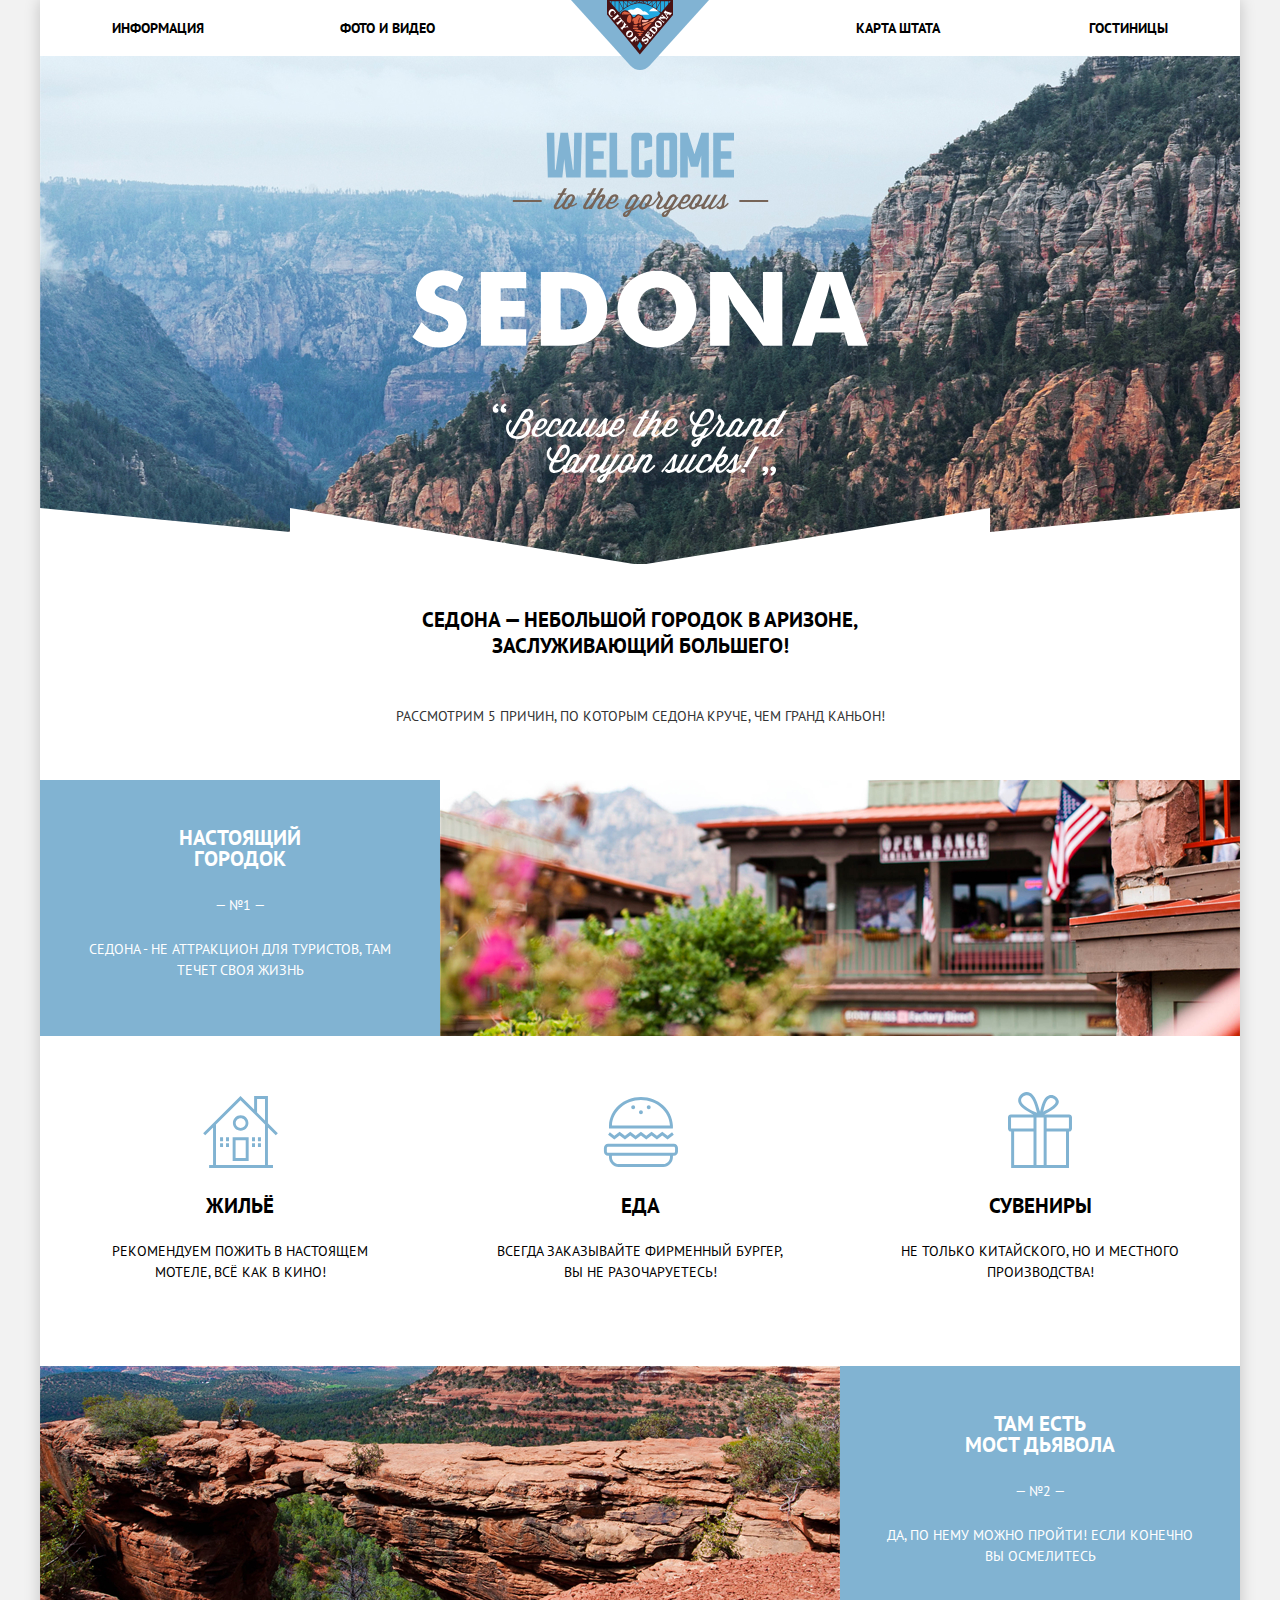
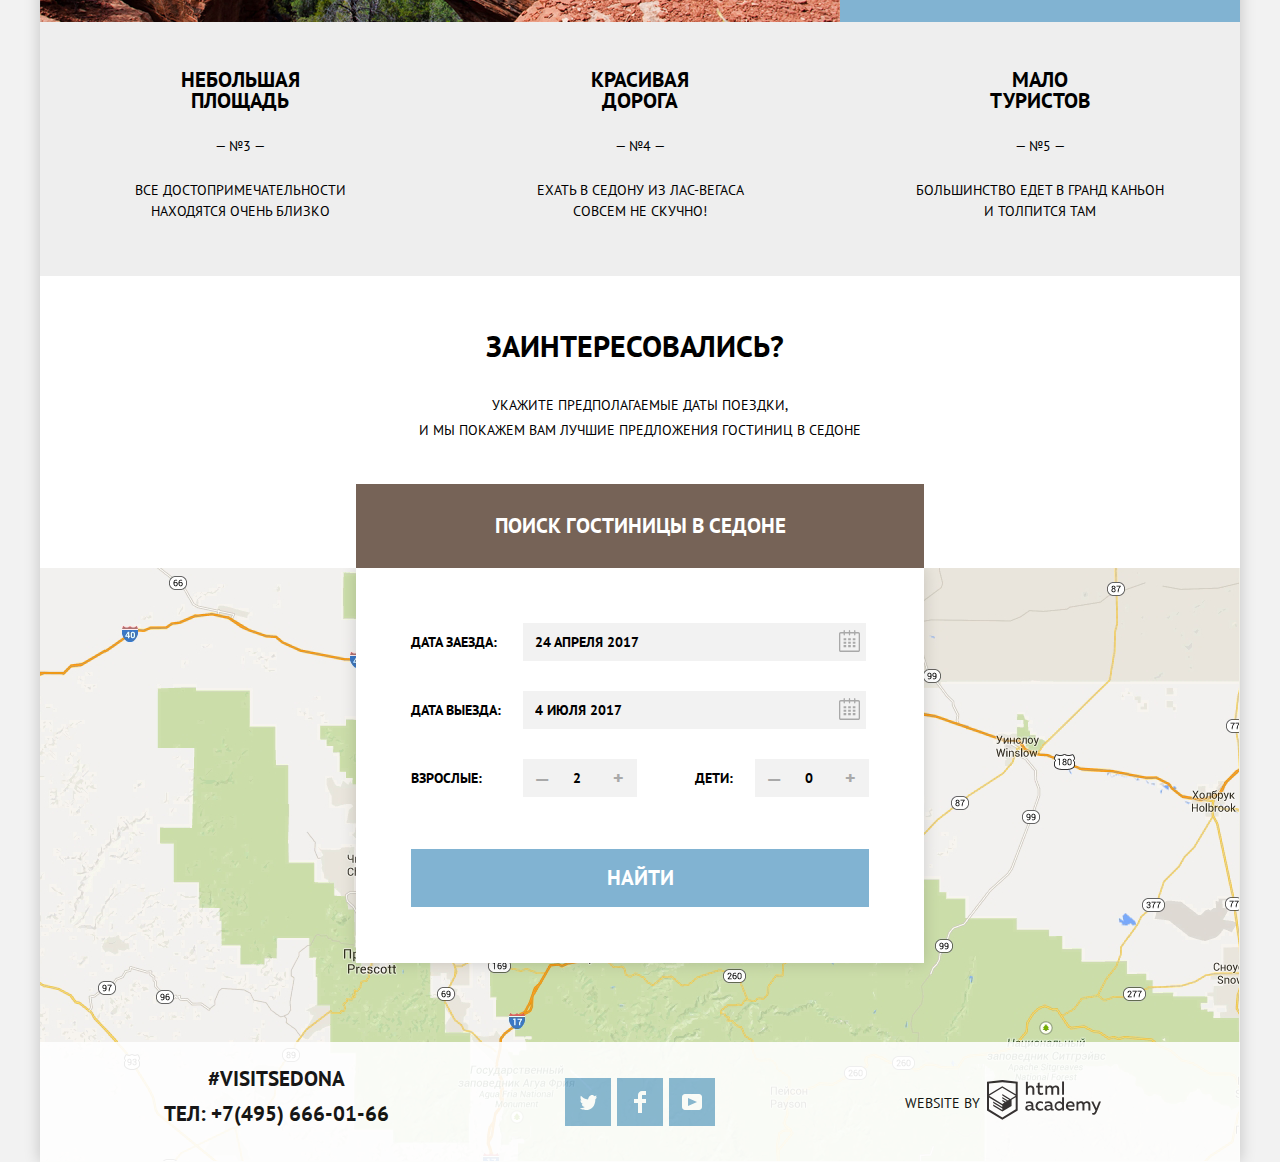
<file: index.html>
<!DOCTYPE html>
<html lang="ru">
  <head>
    <meta charset="utf-8">
    <title>HTML Academy: Седона</title>
	<link rel="icon" href="favicon.ico">
	<link rel="icon" href="img/favicon/icon.svg" type="image/svg+xml">
    <link rel="apple-touch-icon" href="img/favicon/152.png">
	<link href="css/normalize.css" rel="stylesheet">
	<link href="css/style-mini.css" rel="stylesheet">
  </head>
  <body>
    <div class="container">
      <header>
        <nav class="main-navigation">
		<a class="main-header-logo" href="index.html"><img src="img/logo.svg" width="138" height="70" alt="Sedona Logo"></a>
		<ul class="site-navigation">
		  <li class="site-navigation-item"><a class="text-interactive" href="#">Информация</a></li>
		  <li class="site-navigation-item"><a class="text-interactive" href="#">Фото и Видео</a></li>
		  <li class="site-navigation-item"><a class="text-interactive" href="#">Карта Штата</a></li>
		  <li class="site-navigation-item"><a class="text-interactive" href="hotels.html">Гостиницы</a></li>
		</ul>
		</nav>
      </header>
      <main class="main">
	    <h1 class="visually-hidden">Все о Седоне</h1>
        <div class="welcome-banner welcome-banner-image">
		  <img class="welcome-banner-text" src="img/welcome.svg" width="457" height="351" alt="Welcome to the gorgeous Sedona">
        </div>
		<section class="advantages-section">
		  <h2>Седона — небольшой городок в Аризоне, заслуживающий большего!</h2>
		  <p>Рассмотрим 5 причин, по которым Седона круче, чем Гранд Каньон!</p>
		</section>
        <section>
          <h2 class="visually-hidden">Преимущества Седоны</h2>
            <ul class="advangrid">
			  <li class="advangrid-item">
			    <h3>Настоящий городок</h3>
			    <p class="feature-item-number">— №1 —</p>
			    <p class="feature-item-description">Седона - не аттракцион для туристов, там течет своя жизнь</p>
			  </li>
			  <li>	
			    <img src="img/image.jpg" width="800" height="256" alt="Настоящий городок">
			  </li>
			</ul>
			<ul class="feature-list">
			  <li class="feature-item feature-house">
			    <h3>Жильё</h3>
				<p>Рекомендуем пожить в настоящем мотеле, всё как в кино!</p>
			  </li>
			  <li class="feature-item feature-food">
			    <h3>Еда</h3>
				<p>Всегда заказывайте фирменный бургер, Вы не разочаруетесь!</p>
			  </li>
			  <li class="feature-item feature-present">
				<h3>Сувениры</h3>
				<p>Не только китайского, но и местного производства!</p>
			  </li>
			</ul>
			<ul class="advangrid">
			  <li>
			    <img src="img/image2.jpg" width="800" height="256" alt="Мост Дьявола">
			  </li>
			  <li class="advangrid-item">
				<h3>Там есть Мост Дьявола</h3>
				<p class="feature-item-number">— №2 —</p>
                <p class="feature-item-description">Да, по нему можно пройти! Если конечно вы осмелитесь</p>
			  </li>
			</ul>			
			<ul class="feature-list-numbered">
				<li class="feature-item-numbered">
				  <h3>Небольшая площадь</h3>
				  <p class="feature-item-number">— №3 —</p>
				  <p class="feature-item-description">Все достопримечательности <br> находятся очень близко</p>
				</li>
				<li class="feature-item-numbered">
				  <h3>Красивая дорога</h3>
				  <p class="feature-item-number">— №4 —</p>
				  <p class="feature-item-description">Ехать в Седону из Лас-Вегаса совсем не скучно!</p>
				</li>
				<li class="feature-item-numbered">
				  <h3>Мало туристов</h3>
				  <p class="feature-item-number">— №5 —</p>
				  <p class="feature-item-description">Большинство едет в Гранд Каньон и толпится там</p>
				</li>
			</ul>
        </section>
        <section class="search">
		  <header class="search-header">
		    <h2 class="search-header-title">Заинтересовались?</h2>
			  <p class="search-header-text">
				Укажите предполагаемые даты поездки,
				<br>и мы покажем вам лучшие предложения гостиниц в седоне
			  </p>
		  </header>
		  <form class="search-form" action="https://echo.htmlacademy.ru" method="POST">
            <button class="search-form-button button-brown" type="button">
			  Поиск гостиницы в Седоне
			</button>	
			<div class="search-form-body">
            <div class="search-form-row">
              <label class="search-form-label" for="checkin-date">Дата заезда:</label>
              <div class="input-wrap">
                <input required type="text" class="search-form-control" name="checkin-date" id="checkin-date" value="24 апреля 2017">
                <button class="search-form-calender" aria-label="Календарь" type="button">
				  <svg class="search-calender-svg" fill="#A9A9A9" width="21" height="23" viewBox="0 0 21 23">
				  <path fill-rule="evenodd" clip-rule="evenodd" d="M16.406 3.02498H19.251C20.217 3.02498 21 3.84698 21 4.86198V21.164C21 22.179 20.217 23 19.251 23H1.75C0.784 23 0 22.179 0 21.164V4.86198C0 3.84698 0.784 3.02498 1.75 3.02498H4.593V1.64798C4.593 1.26698 4.887 0.958984 5.25 0.958984C5.612 0.958984 5.906 1.26698 5.906 1.64798V3.02498H9.844V1.64798C9.844 1.26698 10.138 0.958984 10.501 0.958984C10.862 0.958984 11.156 1.26698 11.156 1.64798V3.02498H15.094V1.64798C15.094 1.26698 15.387 0.958984 15.75 0.958984C16.112 0.958984 16.406 1.26698 16.406 1.64798V3.02498ZM19.5646 21.484C19.6466 21.3979 19.691 21.2828 19.688 21.164H19.689V4.86198C19.689 4.60898 19.493 4.40298 19.252 4.40298H16.407V5.78098C16.407 6.16198 16.113 6.46998 15.751 6.46998C15.388 6.46998 15.095 6.16198 15.095 5.78098V4.40298H11.157V5.78098C11.157 6.16198 10.863 6.46998 10.502 6.46998C10.139 6.46998 9.845 6.16198 9.845 5.78098V4.40298H5.907V5.78098C5.907 6.16198 5.613 6.46998 5.251 6.46998C4.888 6.46998 4.594 6.16198 4.594 5.78098V4.40298H1.75C1.50263 4.40953 1.30696 4.61458 1.312 4.86198V21.164C1.30696 21.4114 1.50263 21.6164 1.75 21.623H19.251C19.3698 21.6201 19.4826 21.5701 19.5646 21.484Z" fill="#A9A9A9"/>
				  <path fill-rule="evenodd" clip-rule="evenodd" d="M4.59399 9.2251H7.21899V11.2911H4.59399V9.2251ZM4.59399 12.6681H7.21899V14.7351H4.59399V12.6681ZM7.21899 16.1121H4.59399V18.1781H7.21899V16.1121ZM9.18799 16.1121H11.813V18.1781H9.18799V16.1121ZM11.813 12.6681H9.18799V14.7351H11.813V12.6681ZM9.18799 9.2251H11.813V11.2911H9.18799V9.2251ZM16.406 16.1121H13.781V18.1781H16.406V16.1121ZM13.781 12.6681H16.406V14.7351H13.781V12.6681ZM16.406 9.2251H13.781V11.2911H16.406V9.2251Z" fill="#A9A9A9"/>
				  </svg>
				</button>
              </div>
            </div>
            <div class="search-form-row">
              <label class="search-form-label" for="checkout-date">Дата выезда: </label>
              <div class="input-wrap">
                <input required type="text" class="search-form-control" name="checkout-date" id="checkout-date" value="4 июля 2017">
                <button class="search-form-calender" aria-label="Календарь" type="button">
				  <svg class="search-calender-svg" fill="#A9A9A9" width="21" height="23" viewBox="0 0 21 23">
				  <path fill-rule="evenodd" clip-rule="evenodd" d="M16.406 3.02498H19.251C20.217 3.02498 21 3.84698 21 4.86198V21.164C21 22.179 20.217 23 19.251 23H1.75C0.784 23 0 22.179 0 21.164V4.86198C0 3.84698 0.784 3.02498 1.75 3.02498H4.593V1.64798C4.593 1.26698 4.887 0.958984 5.25 0.958984C5.612 0.958984 5.906 1.26698 5.906 1.64798V3.02498H9.844V1.64798C9.844 1.26698 10.138 0.958984 10.501 0.958984C10.862 0.958984 11.156 1.26698 11.156 1.64798V3.02498H15.094V1.64798C15.094 1.26698 15.387 0.958984 15.75 0.958984C16.112 0.958984 16.406 1.26698 16.406 1.64798V3.02498ZM19.5646 21.484C19.6466 21.3979 19.691 21.2828 19.688 21.164H19.689V4.86198C19.689 4.60898 19.493 4.40298 19.252 4.40298H16.407V5.78098C16.407 6.16198 16.113 6.46998 15.751 6.46998C15.388 6.46998 15.095 6.16198 15.095 5.78098V4.40298H11.157V5.78098C11.157 6.16198 10.863 6.46998 10.502 6.46998C10.139 6.46998 9.845 6.16198 9.845 5.78098V4.40298H5.907V5.78098C5.907 6.16198 5.613 6.46998 5.251 6.46998C4.888 6.46998 4.594 6.16198 4.594 5.78098V4.40298H1.75C1.50263 4.40953 1.30696 4.61458 1.312 4.86198V21.164C1.30696 21.4114 1.50263 21.6164 1.75 21.623H19.251C19.3698 21.6201 19.4826 21.5701 19.5646 21.484Z" fill="#A9A9A9"/>
				  <path fill-rule="evenodd" clip-rule="evenodd" d="M4.59399 9.2251H7.21899V11.2911H4.59399V9.2251ZM4.59399 12.6681H7.21899V14.7351H4.59399V12.6681ZM7.21899 16.1121H4.59399V18.1781H7.21899V16.1121ZM9.18799 16.1121H11.813V18.1781H9.18799V16.1121ZM11.813 12.6681H9.18799V14.7351H11.813V12.6681ZM9.18799 9.2251H11.813V11.2911H9.18799V9.2251ZM16.406 16.1121H13.781V18.1781H16.406V16.1121ZM13.781 12.6681H16.406V14.7351H13.781V12.6681ZM16.406 9.2251H13.781V11.2911H16.406V9.2251Z" fill="#A9A9A9"/>
				  </svg>
				</button>
              </div>
            </div>
            <div class="search-form-row search-form-row-reduced">
              <label class="search-form-label" for="guests-amount">Взрослые: </label>
              <div class="input-wrap">
                <button class="search-form-add-guests-button" type="button" aria-label="Минус">—</button>
                <input required type="text" class="search-form-control input-amount" name="guests-amount" id="guests-amount" value="2">
                <button class="search-form-add-guests-button" type="button" aria-label="Плюс">+</button>
              </div>
            </div>
            <div class="search-form-row search-form-row-reduced">
              <label class="search-form-label kids-amount-text" for="kids-amount">Дети:</label>
              <div class="input-wrap">
                <button class="search-form-add-guests-button" type="button" aria-label="Минус">—</button>
                <input type="text" class="search-form-control input-amount" name="kids-amount" id="kids-amount" value="0">
                <button class="search-form-add-guests-button" type="button" aria-label="Плюс">+</button>
              </div>
            </div>
            <div class="search-form-row">
              <button class="search-form-submit button-blue" type="submit">Найти</button>
            </div>
            </div>
		  </form>
		  <div class="search-map">
			<iframe src="https://www.google.com/maps/d/embed?mid=1jtc3sgJyy7eqUoV6GaIZLADCM2FYHUsl" width="1200" height="594" style="border:0"></iframe>
		  </div>
		</section>
      </main>
	  <footer class="footer">
        <div class="footer-contacts">
		<span class="visually-hidden">Наши контакты:</span>
		  <ul class="footer-contacts-list">
		    <li class="footer-contacts-hashtag"><a href="#">#visitsedona</a></li>
			<li class="footer-contacts-phone"><a href="tel:+749566601667">Тел: +7(495) 666-01-66</a></li>
		  </ul>
		</div>
        <div class="footer-socials">
          <span class="visually-hidden">Мы в социальных сетях:</span>
		    <ul class="footer-socials-list">
			  <li class="footer-socials-item">
				<a class="socials-button socialsvg" href="https://twitter.com">
				  <svg class="socialsvg" width="17" height="17" viewBox="0 0 17 17">
				  <title>twitter logo</title>
				  <path d="M10.95 1.14403C12.635 0.648028 13.934 1.41403 14.527 2.32303C15.2 2.09203 15.858 1.84203 16.538 1.61503C16.5249 2.30139 16.2117 2.94755 15.681 3.38303C16.366 3.55303 16.985 2.89203 16.985 2.89203C16.816 3.89203 15.979 4.68003 15.422 4.91603C15.191 11.666 12.247 16.133 5.34498 15.998H4.89898C4.48898 15.998 0.734977 15.538 0.000976562 14.111C2.27198 14.307 3.89398 13.689 4.69398 12.934C3.73398 12.634 2.01498 12.457 1.71498 9.98403C2.06398 10.09 2.27898 10.212 2.90498 10.103C1.70498 9.24703 0.373977 8.53003 0.447977 6.33003C0.732977 6.65803 1.51498 6.86603 1.78798 6.80203C1.08498 6.56103 -0.182023 3.44203 0.893977 1.85003C2.71198 3.70403 4.62898 5.45603 8.04598 5.62303C8.25398 3.33003 9.18298 1.79303 10.95 1.14403Z" fill="white"/>
				  </svg>
				</a>
			  </li>	
			  <li class="footer-socials-item">
				<a class="socials-button socialsvg" href="https://facebook.com">
				  <svg class="socialsvg" width="12" height="22" viewBox="0 0 12 22">
				  <title>Facebook logo</title>
				  <path d="M12 4V0H8C5.79086 0 4 1.79086 4 4V8H0V12H4V22H8V12H12V8H8V4H12Z" fill="white"/>
				  </svg>
				</a>
			  </li>
			  <li class="footer-socials-item">
				<a class="socials-button socialsvg" href="https://youtube.com">
				  <svg class="socialsvg" width="20" height="16" viewBox="0 0 20 16">
				  <title>YouTube logo</title>
				  <path fill-rule="evenodd" clip-rule="evenodd" d="M3 0H17C18.65 0 20 1.35 20 3V13C20 14.65 18.65 16 17 16H3C1.35 16 0 14.65 0 13V3C0 1.35 1.35 0 3 0ZM6.027 4.002V11.998L15.014 8L6.027 4.002Z" fill="white"/>
				  </svg>
				</a>
			  </li>
			</ul>
        </div>
        <div class="footer-madeby">
		  <span class="madeby-text">Website by</span>
		    <a tabindex="0" class="button madeby-button" href="https://htmlacademy.ru/intensive/htmlcss">
			  <svg class="madeby-logo" data-name="Layer 1" viewBox="0 0 115 41">
			  <title>htmlacademy logo</title>
              <path fill-rule="evenodd" clip-rule="evenodd" d="M15.5197 0.057373H15.3509L0 1.71895V30.4945L15.3509 39.8382L30.7018 30.4945V1.71895L15.5197 0.057373ZM77.0183 1.62185H75.0876V14.7311H77.0183V1.62185ZM40.8619 1.63264V6.76843C41.6131 5.9864 42.6386 5.5436 43.7105 5.53843C44.6823 5.47908 45.6329 5.84495 46.3253 6.54479C47.0177 7.24462 47.3866 8.21244 47.3399 9.20685V14.7634H45.367V9.46579C45.4231 8.94897 45.2754 8.43059 44.9566 8.02553C44.6377 7.62047 44.174 7.36218 43.6683 7.3079H43.3518C42.3456 7.36979 41.4321 7.9295 40.9041 8.80764V14.7634H38.8995V1.63264H40.8619ZM77.0183 30.4837H75.2775V29.0595C74.4828 30.1353 73.23 30.7538 71.9119 30.7211C69.4751 30.5528 67.5825 28.4822 67.5825 25.9845C67.5825 23.4867 69.4751 21.4162 71.9119 21.2479C73.1195 21.2052 74.2818 21.7203 75.0771 22.6505V17.3205H77.0183V30.4837ZM47.0656 29.0595C47.263 29.0515 47.4583 29.0152 47.6459 28.9516V30.3866C47.2482 30.5404 46.826 30.6172 46.4009 30.6132C45.6482 30.6769 44.9394 30.2429 44.639 29.5342C43.7036 30.31 42.5302 30.7227 41.3261 30.6995C39.733 30.6995 38.256 29.804 38.256 27.9482C38.256 25.65 40.3661 24.9379 42.1702 24.9379C42.9402 24.9505 43.707 25.0408 44.4596 25.2076V24.884C44.4596 23.805 43.6578 22.9742 42.1491 22.9742C41.0585 22.9764 39.9804 23.2116 38.9839 23.6647V21.8305C40.0678 21.451 41.204 21.2506 42.3495 21.2371C44.8394 21.2371 46.3693 22.4455 46.3693 25.1753V28.4121C46.3546 28.5668 46.401 28.721 46.4981 28.8406C46.5951 28.9601 46.7349 29.035 46.8862 29.0487H47.0656V29.0595ZM40.2711 27.8403C40.298 28.229 40.4761 28.5905 40.7655 28.844C41.055 29.0974 41.4317 29.2217 41.8115 29.189H41.9275C42.8819 29.1906 43.7973 28.8022 44.4702 28.11V26.5779C43.842 26.4414 43.2026 26.3655 42.5605 26.3513C41.5055 26.3513 40.2817 26.7074 40.2817 27.8403H40.2711ZM56.0229 21.9384C55.1962 21.4632 54.2596 21.2246 53.3115 21.2479H52.9422C51.7332 21.2873 50.5891 21.8166 49.7619 22.7192C48.9347 23.6218 48.4923 24.8236 48.5321 26.06V26.5024C48.6957 29.0004 50.805 30.8921 53.2482 30.7318C54.2519 30.7555 55.2477 30.5452 56.1601 30.1168V28.2718C55.3769 28.7215 54.4945 28.9591 53.5963 28.9624C52.5199 29.0288 51.4963 28.4793 50.9385 27.5356C50.3806 26.5918 50.3806 25.4095 50.9385 24.4658C51.4963 23.522 52.5199 22.9725 53.5963 23.039C54.461 23.0357 55.3066 23.2989 56.0229 23.7942V21.9384ZM66.1514 29.0595C66.3488 29.0515 66.5441 29.0152 66.7317 28.9516V30.3866C66.334 30.5404 65.9118 30.6172 65.4867 30.6132C64.734 30.6769 64.0252 30.2429 63.7248 29.5342C62.7894 30.31 61.616 30.7227 60.4119 30.6995C58.8188 30.6995 57.3417 29.804 57.3417 27.9482C57.3417 25.65 59.4518 24.9379 61.256 24.9379C62.0259 24.9505 62.7928 25.0408 63.5454 25.2076V24.884C63.5454 23.805 62.7436 22.9742 61.2349 22.9742C60.1443 22.9764 59.0662 23.2116 58.0697 23.6647V21.8305C59.1536 21.451 60.2897 21.2506 61.4353 21.2371C63.9252 21.2371 65.455 22.4455 65.455 25.1753V28.4121C65.4404 28.5668 65.4868 28.721 65.5838 28.8406C65.6809 28.9601 65.8207 29.035 65.972 29.0487H66.1514V29.0595ZM59.855 28.8481C59.5632 28.5943 59.3837 28.2311 59.3569 27.8403H59.378C59.378 26.7074 60.5385 26.3513 61.6569 26.3513C62.299 26.3655 62.9383 26.4414 63.5665 26.5779V28.11C62.8937 28.8022 61.9782 29.1906 61.0239 29.189H60.9078C60.5263 29.2247 60.1469 29.1019 59.855 28.8481ZM69.3271 25.9305C69.3271 24.2859 70.6308 22.9526 72.239 22.9526L72.2601 23.0066C73.4742 23.0066 74.5742 23.7382 75.0665 24.8732V27.0311C74.5856 28.1871 73.4673 28.9296 72.239 28.9084C70.6308 28.9084 69.3271 27.5752 69.3271 25.9305ZM83.3486 21.2479C86.8408 21.2479 88.0541 24.1395 87.4844 26.7397H80.922C81.1436 28.3582 82.6839 29.0163 84.2876 29.0163C85.2509 29.0196 86.2027 28.8021 87.0729 28.3797V30.1061C86.0736 30.5421 84.9939 30.7519 83.9078 30.7211C81.2385 30.7211 78.8963 29.189 78.8963 25.9521C78.8362 24.7502 79.2482 23.5736 80.0408 22.6841C80.8334 21.7945 81.9408 21.2658 83.1165 21.2155H83.3486V21.2479ZM80.8693 25.1753C80.9704 23.8237 82.1216 22.8104 83.4436 22.9095H83.4858C84.1064 22.8531 84.7196 23.08 85.1612 23.5295C85.6028 23.979 85.8275 24.6051 85.7752 25.24H80.8693V25.1753ZM89.489 30.4621V21.4961H91.2298V22.575C91.9777 21.7197 93.041 21.2229 94.1628 21.2047C95.2951 21.1328 96.3712 21.7163 96.9482 22.7153C97.7407 21.8335 98.8477 21.3161 100.018 21.2803C100.952 21.2327 101.859 21.6011 102.507 22.2901C103.154 22.9792 103.478 23.9213 103.394 24.8732V30.4837H101.39V24.9271C101.437 24.4734 101.306 24.0191 101.024 23.6647C100.743 23.3104 100.336 23.0852 99.8917 23.039H99.6174C98.7512 23.0941 97.9525 23.536 97.4335 24.2474V30.4837H95.4289V24.9271C95.4728 24.47 95.3357 24.0139 95.0481 23.6611C94.7606 23.3082 94.3467 23.088 93.8991 23.0497H93.6881C92.7466 23.1344 91.8915 23.6449 91.3564 24.4416V30.5161H89.5312L89.489 30.4621ZM113.977 21.4745H111.972L109.324 28.2718L106.306 21.4853H104.196L108.417 30.5484L108.237 31.0016C107.72 32.3611 107.003 33.0516 106.053 33.0516C105.75 33.0548 105.447 33.0112 105.156 32.9221V34.6161C105.536 34.7125 105.926 34.7632 106.317 34.7671C107.646 34.7671 108.902 34.0226 109.851 31.6813L113.977 21.4745ZM52.689 5.78658V2.54974L50.7266 3.01369V5.73264H49.144V7.49132H50.7899V11.9905C50.7231 12.817 51.0244 13.6301 51.61 14.2038C52.1955 14.7775 53.0028 15.0505 53.8073 14.9468C54.5996 14.9535 55.3875 14.8259 56.139 14.5692V12.8429C55.5727 13.0781 54.9672 13.199 54.356 13.199C53.2165 13.199 52.689 12.8105 52.689 11.6237V7.5129H55.8541V5.78658H52.689ZM58.3862 14.7526V5.75421H60.1376V6.83316C60.8811 5.97655 61.9403 5.476 63.0601 5.45211C64.1624 5.38099 65.2146 5.93142 65.8032 6.88711C66.5958 6.00534 67.7028 5.48794 68.8734 5.45211C69.8138 5.41462 70.7233 5.79859 71.364 6.50353C72.0046 7.20846 72.3126 8.16418 72.2073 9.12053V14.7418H70.2028V9.18527C70.2499 8.73151 70.1184 8.27721 69.8373 7.92287C69.5561 7.56853 69.1485 7.34334 68.7046 7.29711H68.4619C67.5957 7.35228 66.797 7.7942 66.278 8.50553V14.7418H64.2734V9.18527C64.3206 8.73151 64.1891 8.27721 63.9079 7.92287C63.6268 7.56853 63.2191 7.34334 62.7752 7.29711H62.5326C61.5911 7.38181 60.736 7.89229 60.2009 8.68895V14.7634H58.3862V14.7526ZM28.6972 29.3033L28.7078 29.2968L28.6972 29.3184V29.3033ZM28.6972 17.3205V29.3033L15.3509 37.4321L2.00459 29.3184V17.5147L15.2876 25.6068V27.0311L6.18257 21.5284V22.9418L15.3404 28.5632V30.0629L6.19312 24.4955V25.9521L15.3509 31.5734L24.5826 25.9197V19.8129L28.6972 17.3205ZM28.7078 15.7776L25.0362 17.9355L23.3482 19.0145L15.3087 14.0837V15.4971L22.156 19.7266L22.0083 19.8237L20.9532 20.4063L15.2876 16.9537V18.3995L19.761 21.1184L18.706 21.8413L15.3298 19.7913V21.2047L17.5454 22.5426L15.2982 23.9021L2.11009 15.864L15.3087 7.72869L28.7078 15.7776ZM15.2876 6.27211L28.7078 14.3534V3.56395L15.3615 2.12895L2.01514 3.56395V14.3534L15.2876 6.27211Z" fill="#231F20"/>
			  </svg>
			</a>
		</div>
	  </footer>
    </div>
	<script src="./js/index-mini.js"></script>
  </body>
</html>
</file>
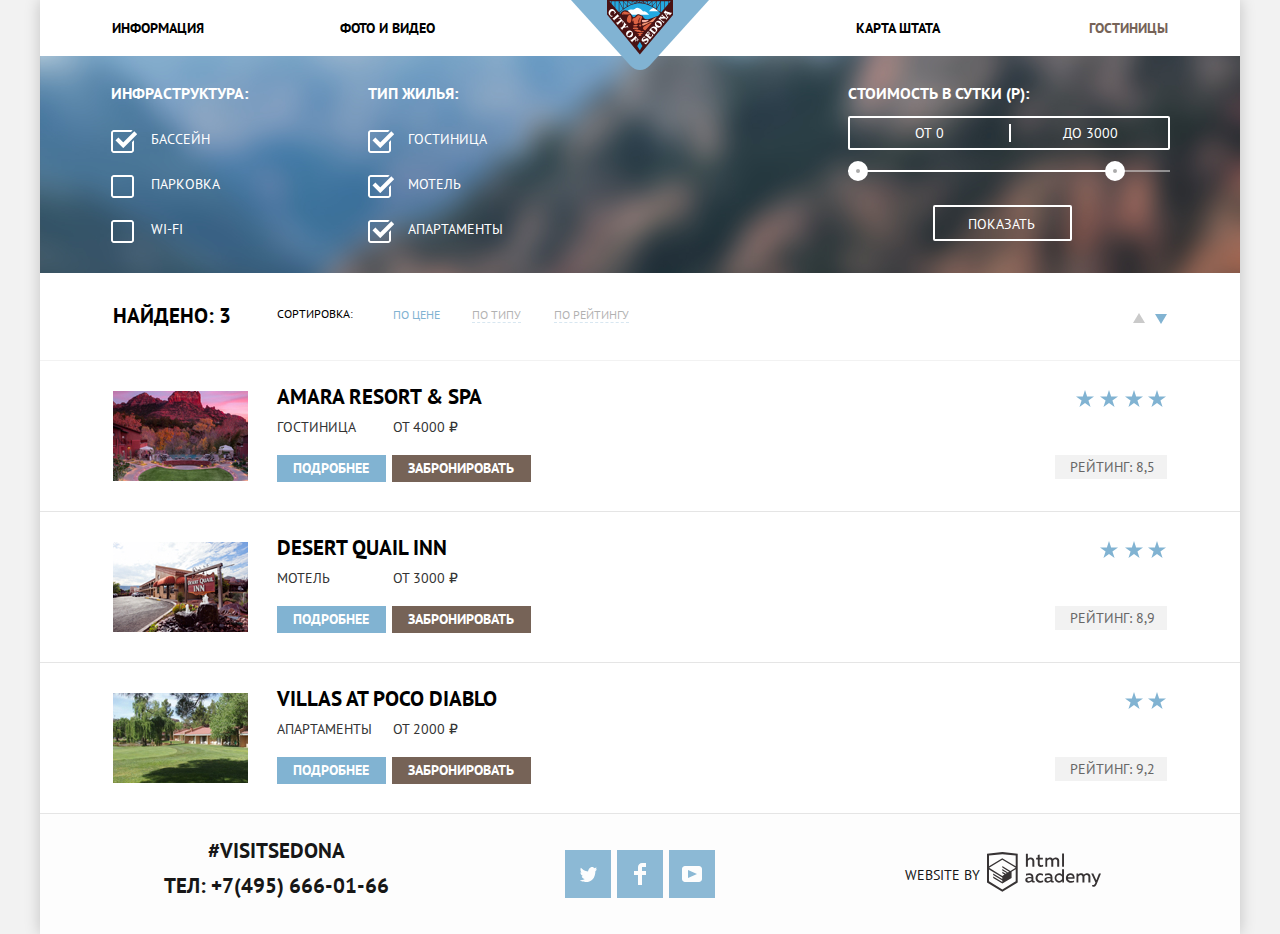
<file: hotels.html>
<!DOCTYPE html>
<html lang="ru">
  <head>
    <meta charset="utf-8">
    <title>HTML Academy: Седона</title>
	<link rel="icon" href="favicon.ico">
	<link rel="icon" href="img/favicon/icon.svg" type="image/svg+xml">
    <link rel="apple-touch-icon" href="img/favicon/152.png">
	<link href="css/normalize.css" rel="stylesheet">
	<link href="css/style-mini.css" rel="stylesheet">
  </head>
  <body>
    <div class="container">
      <header>
        <nav class="main-navigation">
		<a class="main-header-logo" href="index.html"><img src="img/logo.svg" width="138" height="70" alt="Sedona Logo"></a>
		<ul class="site-navigation">
		  <li class="site-navigation-item"><a class="text-interactive" href="#">Информация</a></li>
		  <li class="site-navigation-item"><a class="text-interactive" href="#">Фото и Видео</a></li>
		  <li class="site-navigation-item"><a class="text-interactive" href="#">Карта Штата</a></li>
		  <li class="site-navigation-item text-selected">Гостиницы</li>
		</ul>
		</nav>
      </header>
      <main class="main">
        <h1 class="visually-hidden">Отели Седоны</h1>
        <section class="hotel-filters">
        <h2 class="visually-hidden">Фильтр отелей</h2>
        <form class="filter" method="GET" action="https://echo.htmlacademy.ru">
          <fieldset class="infrastructure-filter">
            <legend class="filters-legend">Инфраструктура:</legend>
            <ul class="infrastructure-features-list">
              <li class="filter-option">
                <input class="filter-input-checkbox" type="checkbox" name="pool" id="pool" checked>
                <span class="filter-input-custom-checkbox"></span>
                <label class="filter-label" for="pool">Бассейн</label>
              </li>
              <li class="filter-option">
                <input class="filter-input-checkbox woot" type="checkbox" name="parking" id="parking">
                <span class="filter-input-custom-checkbox"></span>
                <label class="filter-label" for="parking">Парковка</label>
              </li>
              <li class="filter-option">
                <input class="filter-input-checkbox" type="checkbox" name="wi-fi" id="wi-fi">
                <span class="filter-input-custom-checkbox"></span>
                <label class="filter-label" for="wi-fi">Wi-Fi</label>
              </li>
            </ul>
          </fieldset>
          <fieldset class="accomodation-filter">
            <legend class="filters-legend">Тип жилья:</legend>
            <ul class="home-type-list">
              <li class="filter-option">
                <input class="filter-input-checkbox" type="checkbox" name="hotel" id="hotel" checked>
                <span class="filter-input-custom-checkbox"></span>
                <label class="filter-label" for="hotel">Гостиница</label>
              </li>
              <li class="filter-option">
                <input class="filter-input-checkbox" type="checkbox" name="motel" id="motel" checked>
                <span class="filter-input-custom-checkbox"></span>
                <label class="filter-label" for="motel">Мотель</label>
              </li>
              <li class="filter-option">
                <input class="filter-input-checkbox" type="checkbox" name="apartments" id="apartments" checked>
                <span class="filter-input-custom-checkbox"></span>
                <label class="filter-label" for="apartments">Апартаменты</label>
              </li>
            </ul>
          </fieldset>
          <div class="filter-submit">
            <fieldset class="value-filter">
              <legend class="filters-legend">Стоимость в сутки (Р):</legend>
              <section class="catalog__filter range">
                <h3 class="visually-hidden">Слайдер</h3>
                <div class="output-box">
                  <div class="range__price-count-from">от<output id="output-min-price" class="range__count-min">0</output></div>
                  <div class="range__price-count-to">до<output id="output-max-price" class="range__count-max">3000</output></div>
                </div>
                <div class="range__filter">
                  <button class="range__btn range__btn--left" type="button">
                    <span class="range__btn-content range__btn-content--left">левый ползунок</span>
                  </button>
                  <div class="range__fill-line"></div>
                  <button class="range__btn range__btn--right" type="button">
                    <span class="range__btn-content range__btn-content--right">правый ползунок</span>
                  </button>
                </div>
              </section>
            </fieldset>
            <button class="filter-button button" type="submit">Показать</button>
          </div>
        </form>
		</section>
        <section class="sorting-options">
          <h2 class="visually-hidden">Сортировка найденных отелей</h2>
          <p class="sorting-options-found-hotels">Найдено: 3</p>
          <p class="sorting-options-legend">Сортировка:</p>
          <ul class="sorting-options-list">
            <li class="sorting-option">
              <a tabindex="0" class="option-price" href="#">По цене</a>
            </li>
            <li class="sorting-option">
              <a tabindex="0" class="option-type" href="#">По типу</a>
            </li>
            <li class="sorting-option">
              <a tabindex="0" class="option-rating" href="#">По рейтингу</a>
            </li>
		  </ul>
          <button class="arrow_btn arrow_btnup" type="button">
            <span class="sorting-arrow-up"></span>
          </button>
          <button class="arrow_btn arrow_btndown" type="button">
            <span class="sorting-arrow-down"></span>
          </button>
        </section>
        <section class="hotels-catalog">
          <h2 class="visually-hidden">Каталог отелей Седоны</h2>
          <ul class="catalog-list">
            <li class="catalog-item">
              <img class="catalog-item-image" src="img/hotels/amorahotel.jpg" width="135" height="90" alt="Гостиница Amara Resort & SPA">
              <div class="catalog-item-description">
                <h3 class="catalog-item-heading">
                  <span class="catalog-item-title text-interactive">Amara Resort & SPA</span>
                </h3>
                <div class="catalog-item-type">
                  <span class="catalog-category">Гостиница</span>
                  <span class="catalog-item-price">от 4000 ₽</span>
                </div>
                <div class="controls-group">
                  <a tabindex="0" class="controls-group-button button-blue" href="#">Подробнее</a>
                  <a tabindex="0" class="controls-group-button catalog-item-reservation button-brown" href="#">Забронировать</a>
                </div>
              </div>
              <div class="catalog-item-rating rating-four">
                <p class="catalog-item-rating-text">Рейтинг: 8,5</p>
              </div>
            </li>
            <li class="catalog-item">
              <img class="catalog-item-image" src="img/hotels/deserthotel.jpg" width="135" height="90" alt="Мотель Desert Quail Inn">
              <div class="catalog-item-description">
                <h3 class="catalog-item-heading">
                  <span class="catalog-item-title text-interactive">Desert Quail Inn</span>
                </h3>
                <div class="catalog-item-type">
                  <span class="catalog-category">Мотель</span>
                  <span class="catalog-item-price">от 3000 ₽</span>
                </div>
                <div class="controls-group">
                  <a tabindex="0" class="controls-group-button button-blue" href="#">Подробнее</a>
                  <a tabindex="0" class="controls-group-button catalog-item-reservation button-brown" href="#">Забронировать</a>
                </div>
              </div>
              <div class="catalog-item-rating rating-three">
                <p class="catalog-item-rating-text">Рейтинг: 8,9</p>
              </div>
            </li>
            <li class="catalog-item">
              <img class="catalog-item-image" src="img/hotels/villahotel.jpg" width="135" height="90" alt="Мотель Desert Quail Inn">
              <div class="catalog-item-description">
                <h3 class="catalog-item-heading">
                  <span class="catalog-item-title text-interactive">Villas at Poco Diablo</span>
                </h3>
                <div class="catalog-item-type">
                  <span class="catalog-category">Апартаменты</span>
                  <span class="catalog-item-price">от 2000 ₽</span>
                </div>
                <div class="controls-group">
                  <a tabindex="0" class="controls-group-button button-blue" href="#">Подробнее</a>
                  <a tabindex="0" class="controls-group-button catalog-item-reservation button-brown" href="#">Забронировать</a>
                </div>
              </div>
              <div class="catalog-item-rating rating-two">
                <p class="catalog-item-rating-text">Рейтинг: 9,2</p>
              </div>
            </li>
          </ul>
        </section>
      </main>
	  <footer class="footer">
        <div class="footer-contacts">
		<span class="visually-hidden">Наши контакты:</span>
		  <ul class="footer-contacts-list">
		    <li class="footer-contacts-hashtag"><a href="#">#visitsedona</a></li>
			<li class="footer-contacts-phone"><a href="tel:+749566601667">Тел: +7(495) 666-01-66</a></li>
		  </ul>
		</div>
        <div class="footer-socials">
          <span class="visually-hidden">Мы в социальных сетях:</span>
		    <ul class="footer-socials-list">
			  <li class="footer-socials-item">
				<a class="socials-button socialsvg" href="https://twitter.com">
				  <svg class="socialsvg" width="17" height="17" viewBox="0 0 17 17">
				  <title>twitter logo</title>
				  <path d="M10.95 1.14403C12.635 0.648028 13.934 1.41403 14.527 2.32303C15.2 2.09203 15.858 1.84203 16.538 1.61503C16.5249 2.30139 16.2117 2.94755 15.681 3.38303C16.366 3.55303 16.985 2.89203 16.985 2.89203C16.816 3.89203 15.979 4.68003 15.422 4.91603C15.191 11.666 12.247 16.133 5.34498 15.998H4.89898C4.48898 15.998 0.734977 15.538 0.000976562 14.111C2.27198 14.307 3.89398 13.689 4.69398 12.934C3.73398 12.634 2.01498 12.457 1.71498 9.98403C2.06398 10.09 2.27898 10.212 2.90498 10.103C1.70498 9.24703 0.373977 8.53003 0.447977 6.33003C0.732977 6.65803 1.51498 6.86603 1.78798 6.80203C1.08498 6.56103 -0.182023 3.44203 0.893977 1.85003C2.71198 3.70403 4.62898 5.45603 8.04598 5.62303C8.25398 3.33003 9.18298 1.79303 10.95 1.14403Z" fill="white"/>
				  </svg>
				</a>
			  </li>	
			  <li class="footer-socials-item">
				<a class="socials-button socialsvg" href="https://facebook.com">
				  <svg class="socialsvg" width="12" height="22" viewBox="0 0 12 22">
				  <title>Facebook logo</title>
				  <path d="M12 4V0H8C5.79086 0 4 1.79086 4 4V8H0V12H4V22H8V12H12V8H8V4H12Z" fill="white"/>
				  </svg>
				</a>
			  </li>
			  <li class="footer-socials-item">
				<a class="socials-button socialsvg" href="https://youtube.com">
				  <svg class="socialsvg" width="20" height="16" viewBox="0 0 20 16">
				  <title>YouTube logo</title>
				  <path fill-rule="evenodd" clip-rule="evenodd" d="M3 0H17C18.65 0 20 1.35 20 3V13C20 14.65 18.65 16 17 16H3C1.35 16 0 14.65 0 13V3C0 1.35 1.35 0 3 0ZM6.027 4.002V11.998L15.014 8L6.027 4.002Z" fill="white"/>
				  </svg>
				</a>
			  </li>
			</ul>
        </div>
        <div class="footer-madeby">
		  <span class="madeby-text">Website by</span>
		    <a tabindex="0" class="button madeby-button" href="https://htmlacademy.ru/intensive/htmlcss">
			  <svg class="madeby-logo" data-name="Layer 1" viewBox="0 0 115 41">
			  <title>htmlacademy logo</title>
              <path fill-rule="evenodd" clip-rule="evenodd" d="M15.5197 0.057373H15.3509L0 1.71895V30.4945L15.3509 39.8382L30.7018 30.4945V1.71895L15.5197 0.057373ZM77.0183 1.62185H75.0876V14.7311H77.0183V1.62185ZM40.8619 1.63264V6.76843C41.6131 5.9864 42.6386 5.5436 43.7105 5.53843C44.6823 5.47908 45.6329 5.84495 46.3253 6.54479C47.0177 7.24462 47.3866 8.21244 47.3399 9.20685V14.7634H45.367V9.46579C45.4231 8.94897 45.2754 8.43059 44.9566 8.02553C44.6377 7.62047 44.174 7.36218 43.6683 7.3079H43.3518C42.3456 7.36979 41.4321 7.9295 40.9041 8.80764V14.7634H38.8995V1.63264H40.8619ZM77.0183 30.4837H75.2775V29.0595C74.4828 30.1353 73.23 30.7538 71.9119 30.7211C69.4751 30.5528 67.5825 28.4822 67.5825 25.9845C67.5825 23.4867 69.4751 21.4162 71.9119 21.2479C73.1195 21.2052 74.2818 21.7203 75.0771 22.6505V17.3205H77.0183V30.4837ZM47.0656 29.0595C47.263 29.0515 47.4583 29.0152 47.6459 28.9516V30.3866C47.2482 30.5404 46.826 30.6172 46.4009 30.6132C45.6482 30.6769 44.9394 30.2429 44.639 29.5342C43.7036 30.31 42.5302 30.7227 41.3261 30.6995C39.733 30.6995 38.256 29.804 38.256 27.9482C38.256 25.65 40.3661 24.9379 42.1702 24.9379C42.9402 24.9505 43.707 25.0408 44.4596 25.2076V24.884C44.4596 23.805 43.6578 22.9742 42.1491 22.9742C41.0585 22.9764 39.9804 23.2116 38.9839 23.6647V21.8305C40.0678 21.451 41.204 21.2506 42.3495 21.2371C44.8394 21.2371 46.3693 22.4455 46.3693 25.1753V28.4121C46.3546 28.5668 46.401 28.721 46.4981 28.8406C46.5951 28.9601 46.7349 29.035 46.8862 29.0487H47.0656V29.0595ZM40.2711 27.8403C40.298 28.229 40.4761 28.5905 40.7655 28.844C41.055 29.0974 41.4317 29.2217 41.8115 29.189H41.9275C42.8819 29.1906 43.7973 28.8022 44.4702 28.11V26.5779C43.842 26.4414 43.2026 26.3655 42.5605 26.3513C41.5055 26.3513 40.2817 26.7074 40.2817 27.8403H40.2711ZM56.0229 21.9384C55.1962 21.4632 54.2596 21.2246 53.3115 21.2479H52.9422C51.7332 21.2873 50.5891 21.8166 49.7619 22.7192C48.9347 23.6218 48.4923 24.8236 48.5321 26.06V26.5024C48.6957 29.0004 50.805 30.8921 53.2482 30.7318C54.2519 30.7555 55.2477 30.5452 56.1601 30.1168V28.2718C55.3769 28.7215 54.4945 28.9591 53.5963 28.9624C52.5199 29.0288 51.4963 28.4793 50.9385 27.5356C50.3806 26.5918 50.3806 25.4095 50.9385 24.4658C51.4963 23.522 52.5199 22.9725 53.5963 23.039C54.461 23.0357 55.3066 23.2989 56.0229 23.7942V21.9384ZM66.1514 29.0595C66.3488 29.0515 66.5441 29.0152 66.7317 28.9516V30.3866C66.334 30.5404 65.9118 30.6172 65.4867 30.6132C64.734 30.6769 64.0252 30.2429 63.7248 29.5342C62.7894 30.31 61.616 30.7227 60.4119 30.6995C58.8188 30.6995 57.3417 29.804 57.3417 27.9482C57.3417 25.65 59.4518 24.9379 61.256 24.9379C62.0259 24.9505 62.7928 25.0408 63.5454 25.2076V24.884C63.5454 23.805 62.7436 22.9742 61.2349 22.9742C60.1443 22.9764 59.0662 23.2116 58.0697 23.6647V21.8305C59.1536 21.451 60.2897 21.2506 61.4353 21.2371C63.9252 21.2371 65.455 22.4455 65.455 25.1753V28.4121C65.4404 28.5668 65.4868 28.721 65.5838 28.8406C65.6809 28.9601 65.8207 29.035 65.972 29.0487H66.1514V29.0595ZM59.855 28.8481C59.5632 28.5943 59.3837 28.2311 59.3569 27.8403H59.378C59.378 26.7074 60.5385 26.3513 61.6569 26.3513C62.299 26.3655 62.9383 26.4414 63.5665 26.5779V28.11C62.8937 28.8022 61.9782 29.1906 61.0239 29.189H60.9078C60.5263 29.2247 60.1469 29.1019 59.855 28.8481ZM69.3271 25.9305C69.3271 24.2859 70.6308 22.9526 72.239 22.9526L72.2601 23.0066C73.4742 23.0066 74.5742 23.7382 75.0665 24.8732V27.0311C74.5856 28.1871 73.4673 28.9296 72.239 28.9084C70.6308 28.9084 69.3271 27.5752 69.3271 25.9305ZM83.3486 21.2479C86.8408 21.2479 88.0541 24.1395 87.4844 26.7397H80.922C81.1436 28.3582 82.6839 29.0163 84.2876 29.0163C85.2509 29.0196 86.2027 28.8021 87.0729 28.3797V30.1061C86.0736 30.5421 84.9939 30.7519 83.9078 30.7211C81.2385 30.7211 78.8963 29.189 78.8963 25.9521C78.8362 24.7502 79.2482 23.5736 80.0408 22.6841C80.8334 21.7945 81.9408 21.2658 83.1165 21.2155H83.3486V21.2479ZM80.8693 25.1753C80.9704 23.8237 82.1216 22.8104 83.4436 22.9095H83.4858C84.1064 22.8531 84.7196 23.08 85.1612 23.5295C85.6028 23.979 85.8275 24.6051 85.7752 25.24H80.8693V25.1753ZM89.489 30.4621V21.4961H91.2298V22.575C91.9777 21.7197 93.041 21.2229 94.1628 21.2047C95.2951 21.1328 96.3712 21.7163 96.9482 22.7153C97.7407 21.8335 98.8477 21.3161 100.018 21.2803C100.952 21.2327 101.859 21.6011 102.507 22.2901C103.154 22.9792 103.478 23.9213 103.394 24.8732V30.4837H101.39V24.9271C101.437 24.4734 101.306 24.0191 101.024 23.6647C100.743 23.3104 100.336 23.0852 99.8917 23.039H99.6174C98.7512 23.0941 97.9525 23.536 97.4335 24.2474V30.4837H95.4289V24.9271C95.4728 24.47 95.3357 24.0139 95.0481 23.6611C94.7606 23.3082 94.3467 23.088 93.8991 23.0497H93.6881C92.7466 23.1344 91.8915 23.6449 91.3564 24.4416V30.5161H89.5312L89.489 30.4621ZM113.977 21.4745H111.972L109.324 28.2718L106.306 21.4853H104.196L108.417 30.5484L108.237 31.0016C107.72 32.3611 107.003 33.0516 106.053 33.0516C105.75 33.0548 105.447 33.0112 105.156 32.9221V34.6161C105.536 34.7125 105.926 34.7632 106.317 34.7671C107.646 34.7671 108.902 34.0226 109.851 31.6813L113.977 21.4745ZM52.689 5.78658V2.54974L50.7266 3.01369V5.73264H49.144V7.49132H50.7899V11.9905C50.7231 12.817 51.0244 13.6301 51.61 14.2038C52.1955 14.7775 53.0028 15.0505 53.8073 14.9468C54.5996 14.9535 55.3875 14.8259 56.139 14.5692V12.8429C55.5727 13.0781 54.9672 13.199 54.356 13.199C53.2165 13.199 52.689 12.8105 52.689 11.6237V7.5129H55.8541V5.78658H52.689ZM58.3862 14.7526V5.75421H60.1376V6.83316C60.8811 5.97655 61.9403 5.476 63.0601 5.45211C64.1624 5.38099 65.2146 5.93142 65.8032 6.88711C66.5958 6.00534 67.7028 5.48794 68.8734 5.45211C69.8138 5.41462 70.7233 5.79859 71.364 6.50353C72.0046 7.20846 72.3126 8.16418 72.2073 9.12053V14.7418H70.2028V9.18527C70.2499 8.73151 70.1184 8.27721 69.8373 7.92287C69.5561 7.56853 69.1485 7.34334 68.7046 7.29711H68.4619C67.5957 7.35228 66.797 7.7942 66.278 8.50553V14.7418H64.2734V9.18527C64.3206 8.73151 64.1891 8.27721 63.9079 7.92287C63.6268 7.56853 63.2191 7.34334 62.7752 7.29711H62.5326C61.5911 7.38181 60.736 7.89229 60.2009 8.68895V14.7634H58.3862V14.7526ZM28.6972 29.3033L28.7078 29.2968L28.6972 29.3184V29.3033ZM28.6972 17.3205V29.3033L15.3509 37.4321L2.00459 29.3184V17.5147L15.2876 25.6068V27.0311L6.18257 21.5284V22.9418L15.3404 28.5632V30.0629L6.19312 24.4955V25.9521L15.3509 31.5734L24.5826 25.9197V19.8129L28.6972 17.3205ZM28.7078 15.7776L25.0362 17.9355L23.3482 19.0145L15.3087 14.0837V15.4971L22.156 19.7266L22.0083 19.8237L20.9532 20.4063L15.2876 16.9537V18.3995L19.761 21.1184L18.706 21.8413L15.3298 19.7913V21.2047L17.5454 22.5426L15.2982 23.9021L2.11009 15.864L15.3087 7.72869L28.7078 15.7776ZM15.2876 6.27211L28.7078 14.3534V3.56395L15.3615 2.12895L2.01514 3.56395V14.3534L15.2876 6.27211Z" fill="#231F20"/>
			  </svg>
			</a>
		</div>
	  </footer>
    </div>
  </body>
</html>
</file>
<file: css/style-mini.css>
:root{--basic-black:#000000;--basic-blue:#81B3D2;--basic-blue-dark:#669EC0;--basic-blue-darkest:#5496BD;--basic-brown:#766357;--basic-brown-dark:#604E43;--basic-brown-darkest:#503E33;--basic-gray:#F2F2F2;--basic-gray-dark:#EBEBEB;--basic-gray-darkest:#333333;--basic-gray-elements:#A9A9A9;--basic-white:#ffffff}@font-face{font-family:PTSans;font-weight:400;font-style:normal;src:local("PTSans"),url(../fonts/PTSans.woff2) format("woff2"),url(../fonts/PTSans.woff) format("woff")}@font-face{font-family:PTSans;font-weight:700;src:local("PTSans Bold"),url(../fonts/PTSans-Bold.woff2) format("woff2"),url(../fonts/PTSans-Bold.woff) format("woff")}html{box-sizing:border-box}*,::after,::before{box-sizing:inherit}body,h1,h2,h3,p,ul{font-family:PTSans,Arial,sans-serif;margin:0;padding:0;font-weight:400}button,input{color:inherit;font-size:inherit}fieldset{border:none}img{max-width:100%;height:auto}a{text-decoration:none;color:inherit}body{font-family:PTSans,Arial,sans-serif;font-size:14px;line-height:normal;color:var(--basic-black);background-color:var(--basic-gray);overflow:scroll}.container{margin-right:auto;margin-left:auto;width:1200px;box-shadow:0 0 15px rgba(0,1,1,.2)}.visually-hidden{position:absolute;width:1px;height:1px;margin:-1px;border:0;padding:0;white-space:nowrap;clip-path:inset(100%);clip:rect(0 0 0 0);overflow:hidden}.text-interactive:hover{color:var(--basic-blue)}.text-interactive:active{opacity:.3}.text-interactive:focus{color:var(--basic-black)}.text-selected{color:var(--basic-brown)}.button-blue{background-color:var(--basic-blue)}.button-blue:hover{background-color:var(--basic-blue-dark)}.button-blue:active{background-color:var(--basic-blue-darkest);color:rgba(255,255,255,.3)}.button-brown{background-color:var(--basic-brown)}.button-brown:hover{background-color:var(--basic-brown-dark)}.button-brown:active{background-color:var(--basic-brown-darkest);color:rgba(255,255,255,.3)}.main-navigation{position:relative;height:56px;background-color:var(--basic-white)}.site-navigation{margin:0;padding-left:0;display:flex;align-items:center;list-style:none;height:100%;font-weight:700;text-transform:uppercase;font-size:14px;line-height:26px}.site-navigation-item{min-width:25%;height:100%;display:flex;margin-right:auto;margin-left:auto;align-items:center}.site-navigation-item:nth-child(1){padding-left:72px;justify-content:flex-start}.site-navigation-item:nth-child(2){justify-content:flex-start}.site-navigation-item:nth-child(3){justify-content:flex-end}.site-navigation-item:nth-child(4){padding-right:72px;justify-content:flex-end}.main-header-logo{position:absolute;top:0;left:50%;transform:translateX(-50%)}.welcome-banner{display:flex;justify-content:center;width:100%;height:508px}.welcome-banner-text{margin-top:-4px}.welcome-banner-image{background-image:url(../img/cutting.svg),url(../img/bg.jpg);background-repeat:no-repeat,no-repeat;background-position-y:452px,0;background-color:#d3ecfb}.advantages-section{background-color:var(--basic-white);padding-top:43px;padding-bottom:51px}.advantages-section h2{color:var(--basic-black);text-align:center;text-transform:uppercase;line-height:26px;margin:0 auto 44px;font-size:21px;font-weight:700;font-style:normal;max-width:470px}.advantages-section p{color:var(--basic-gray-darkest);text-align:center;text-transform:uppercase;margin:auto;font-size:14px;line-height:26px;font-weight:400}.advangrid{display:grid;grid-template-columns:auto auto;width:1200px;column-gap:0;list-style:none;height:256px}.advangrid-item{display:grid;width:400px;max-height:256px;justify-content:center;justify-self:center;text-align:center;color:var(--basic-white);background-color:var(--basic-blue)}.advangrid-item h3{margin-top:47px;justify-self:center;text-transform:uppercase;font-weight:700;font-style:normal;font-size:21px;line-height:21px;max-width:150px}.advangrid-item p{justify-self:center;text-align:center;text-transform:uppercase;font-weight:400;font-style:normal;font-size:14px;line-height:21px;max-width:310px}.feature-list{background-color:var(--basic-white);display:grid;grid-template-columns:1fr 1fr 1fr;width:1200px;height:330px;column-gap:0;list-style:none;padding-top:55px}.feature-item{justify-content:center;justify-self:center;text-align:center;max-width:297px}.feature-house{background-image:url(../img/icon-1.svg);background-repeat:no-repeat;background-position-x:center;background-position-y:5px}.feature-food{background-image:url(../img/icon-3.svg);background-repeat:no-repeat;background-position-x:center;background-position-y:6px}.feature-present{background-image:url(../img/icon-2.svg);background-repeat:no-repeat;background-position-x:center;background-position-y:0}.feature-item h3{text-transform:uppercase;font-weight:700;font-size:21px;line-height:21px;margin-top:104px;margin-bottom:25px}.feature-item p{text-transform:uppercase;font-weight:400;font-size:14px;line-height:21px;max-width:297px}.feature-list-numbered{background-color:#eee;display:grid;grid-template-columns:1fr 1fr 1fr;width:1200px;column-gap:0;list-style:none;padding-top:47px;align-items:center;justify-items:center;text-align:center}.feature-item-numbered{display:flex;flex-direction:column;text-transform:uppercase;align-items:center}.feature-item-numbered h3{justify-self:center;font-weight:700;font-size:21px;line-height:21px;max-width:120px}.feature-item-numbered p{font-weight:400;font-size:14px;line-height:21px;max-width:258px}.feature-item-number{margin-top:25px;margin-bottom:23px}.feature-item-description{margin-bottom:54px}.search-header{position:relative;z-index:1;background-color:var(--basic-white);padding-top:50px;padding-bottom:126px}.search-header-title{text-align:center;text-transform:uppercase;font-size:30px;font-weight:700;margin-bottom:28px;margin-left:-10px}.search-header-text{text-align:center;text-transform:uppercase;line-height:1.75}.search-form{position:relative;margin-top:-84px;width:568px;margin-left:auto;margin-right:auto}.search-form-button{position:relative;display:block;z-index:1;width:100%;color:var(--basic-white);text-align:center;text-transform:uppercase;padding-top:30px;font-size:21px;font-weight:700;padding-bottom:30px;border:none;cursor:pointer}.search-form-body{position:absolute;left:0;right:0;bottom:-395px;padding-top:55px;padding-bottom:26px;background-color:var(--basic-white);display:flex;flex-wrap:wrap;transition-property:all;box-shadow:0 0 15px rgba(0,0,0,.15)}.search-body-hidden{visibility:hidden;bottom:0}.search-form-row{display:flex;padding-left:55px;padding-right:55px;margin-bottom:30px;align-items:center;width:100%}.input-wrap{display:flex;position:relative;flex-grow:1}.search-form-label{text-transform:uppercase;font-weight:700;min-width:112px;line-height:26px}.search-form-control{background-color:var(--basic-gray);border:0;text-transform:uppercase;font-weight:700;height:38px;padding-left:12px;width:100%}.search-form-control:hover{background-color:var(--basic-gray-dark)}.search-form-control:focus{background-color:var(--basic-white)}.search-form-calender{background-color:var(--basic-gray);border:0;margin-right:3px}.search-calender-svg:hover path{fill:var(--basic-black)}.search-calender-svg:active path{fill:var(--basic-blue)}.kids-amount-text{min-width:60px}.input-amount{min-width:38px}.search-form-add-guests-button{border:0;background-color:var(--basic-gray);color:var(--basic-gray-elements);font-size:20px;font-weight:700;text-align:center;height:38px;min-width:38px}.search-form-add-guests-button:hover{color:var(--basic-black)}.search-form-add-guests-button:active{color:var(--basic-blue)}.search-form-row-reduced{width:50%}.search-form-submit{width:100%;color:var(--basic-white);text-transform:uppercase;font-size:21px;font-weight:700;margin-top:22px;height:58px;border:none;cursor:pointer}.search-map{margin-bottom:-120px;height:594px;overflow:hidden;background-image:url(../img/map.png);background-repeat:no-repeat;background-position-y:0;background-color:#f0efe7}.footer{display:grid;grid-template-columns:1fr 1fr 1fr;background-color:var(--basic-white);opacity:.9;height:120px}.footer-contacts{margin-left:111px;display:grid;grid-template-columns:1fr;width:251px}.footer-contacts-list{list-style:none;text-align:center;text-transform:uppercase}.footer-contacts-hashtag{font-size:21px;line-height:26px;font-weight:700;margin-bottom:9px;margin-top:24px}.footer-contacts-phone{font-size:21px;line-height:26px;font-weight:700}.footer-socials{display:grid;justify-content:center;justify-self:center;width:150px;margin-bottom:36px;margin-top:36px}.footer-socials-list{display:grid;grid-template-columns:1fr 1fr 1fr;list-style:none}.footer-socials-item{margin-left:3px;margin-right:3px}.socials-button{display:flex;align-items:center;justify-content:center;height:48px;width:46px;background-color:var(--basic-blue)}.socials-button:hover{background-color:var(--basic-blue-dark)}.socials-button:active{background-color:var(--basic-blue-darkest);color:rgba(255,255,255,.3)}.socialsvg:active path{opacity:.3}.footer-madeby{display:grid;grid-template-columns:1fr 1fr;justify-self:end;text-align:end;margin-right:138px;margin-top:38px}.madeby-text{text-transform:uppercase;font-size:14px;line-height:26px;font-weight:400;margin-top:10px}.madeby-button{height:41px;margin-left:7px}.madeby-logo{width:115px;height:41px}.madeby-logo:hover path{fill:var(--basic-blue)}.madeby-logo:active path{fill:#bdbbbc}.catalog-list{list-style:none}.catalog-item{display:flex;background-color:var(--basic-white);border-bottom:#e5e5e5 1px solid;padding-top:29px;padding-bottom:29px;padding-left:73px;padding-right:73px}.catalog-item-image{align-self:center}.catalog-item-description{margin-left:29px}.catalog-item-heading{margin-top:-6px}.catalog-item-title{text-transform:uppercase;font-size:21px;line-height:26px;font-weight:Bold}.catalog-item-type{display:flex;flex-direction:row}.catalog-category{width:107px;color:var(--basic-gray-darkest);text-transform:uppercase;font-size:14px;line-height:21px;font-weight:400;margin-top:7px}.catalog-item-price{color:var(--basic-gray-darkest);text-transform:uppercase;font-size:14px;line-height:21px;font-weight:400;margin-top:7px;margin-left:9px}.controls-group{display:flex;align-items:flex-end;margin-top:17px}.controls-group-button{display:inline-block;vertical-align:top;padding-top:3px;padding-bottom:3px;padding-right:17px;padding-left:16px;text-transform:uppercase;font-size:14px;line-height:21px;font-weight:700;color:var(--basic-white)}.catalog-item-reservation{margin-left:6px}.catalog-item-rating{margin-left:auto;text-align:right}.rating-four{background-image:url(../img/star.svg),url(../img/star.svg),url(../img/star.svg),url(../img/star.svg);background-repeat:no-repeat,no-repeat,no-repeat,no-repeat;background-position-x:21px,45px,70px,93px}.rating-three{background-image:url(../img/star.svg),url(../img/star.svg),url(../img/star.svg);background-repeat:no-repeat,no-repeat,no-repeat;background-position-x:45px,70px,93px}.rating-two{background-image:url(../img/star.svg),url(../img/star.svg);background-repeat:no-repeat,no-repeat;background-position-x:70px,93px}.catalog-item-rating-text{margin-top:65px;padding-top:3px;padding-bottom:3px;padding-right:12px;padding-left:15px;text-transform:uppercase;color:#666;background-color:var(--basic-gray)}.hotel-filters{position:relative;overflow:hidden}.hotel-filters::before{position:absolute;content:"";top:0;bottom:0;right:0;left:0;background-image:url(../img/blur-background.png);background-size:cover;background-repeat:no-repeat;background-color:#6c5553;z-index:-1}.filter{display:flex;position:relative;padding-top:27px;height:217px}.filters-legend{text-transform:uppercase;color:var(--basic-white);font-size:16px;font-weight:700}.filter-label{padding-left:40px;position:relative;user-select:none;cursor:pointer}.filter-option{margin-top:22px;padding-bottom:5px;position:relative}.filter-input-checkbox{position:absolute;opacity:0;cursor:pointer;height:0;width:0}.filter-input-custom-checkbox{position:absolute;height:23px;width:27px;background-color:transparent;background-image:url(../img/unchecked.png);background-repeat:no-repeat}.filter-input-checkbox:checked~.filter-input-custom-checkbox{background-image:url(../img/checked.png)}.filter-input-checkbox:focus~.filter-input-custom-checkbox{box-shadow:0 0 2px 2px var(--basic-white)}.filter-input-checkbox:disabled~.filter-input-custom-checkbox{opacity:.5}.infrastructure-filter{margin-left:60px}.accomodation-filter{margin-left:97px}.value-filter{padding-left:6px}.filter-submit{display:flex;flex-direction:column;width:400px;margin-left:auto;padding-right:100px}.filter-button{margin-left:auto;margin-right:68px;margin-top:20px;padding-top:9px;padding-bottom:7px;padding-right:35px;padding-left:33px;background-color:transparent;border:solid 2px var(--basic-white);border-radius:2px;color:var(--basic-white);text-align:center;text-transform:uppercase;cursor:pointer}.filter-button:hover{background-color:var(--basic-white);color:var(--basic-black);border-radius:2px;text-align:center}.infrastructure-features-list{list-style:none;text-transform:uppercase;color:var(--basic-white)}.home-type-list{list-style:none;text-transform:uppercase;color:var(--basic-white)}.catalog__filter{margin-top:8px}.output-box{display:flex;flex-direction:row;margin-top:5px;margin-bottom:16px;padding-top:6px;padding-bottom:6px;padding-right:50px;border:solid 2px var(--basic-white);border-radius:2px;color:var(--basic-white);text-transform:uppercase}.range__price-count-from{display:flex;flex-direction:row;padding-left:65px;padding-right:65px;border-right:var(--basic-white) solid 2px}.range__price-count-to{display:flex;flex-direction:row;padding-left:52px}.range__count-min{margin-left:4px}.range__count-max{margin-left:4px}.range__filter{position:relative;width:100%;height:10px}.range__filter::before{position:absolute;content:'';left:0;right:0;top:4px;height:2px;background-color:#e8e8e8;opacity:.5}.range__btn{position:absolute;z-index:1;margin-top:-5px;width:20px;height:20px;border:0;padding:0;font-size:0;background-color:transparent}.range__btn--left{text-align:left;left:0}.range__btn--right{text-align:right;right:0;margin-right:45px}.range__btn-content{display:inline-block;vertical-align:top;width:20px;height:20px;background-color:#ababab;border-radius:50%;border:8px solid var(--basic-white);cursor:pointer}.range__btn-content:hover{width:22px;height:22px;border:9px solid var(--basic-white)}.range__fill-line{position:absolute;background-color:var(--basic-white);margin-right:55px;left:0;right:0;top:4px;height:2px}.sorting-options-found-hotels{padding-left:73px;padding-top:29px;padding-bottom:31px;text-transform:uppercase;font-size:21px;font-weight:700;width:16%}.sorting-options-legend{margin-left:45px;padding-top:33px;font-size:12px;text-transform:uppercase}.sorting-options{background-color:var(--basic-white);border-bottom:var(--basic-gray) 1px solid;display:flex;flex-direction:row}.sorting-options-list{display:flex;flex-direction:row;list-style:none;text-transform:uppercase;font-size:12px;padding-top:34px;width:60%}.sorting-option{margin-left:40px;cursor:pointer}.option-price{color:var(--basic-blue)}.option-type{opacity:.3;border-bottom:1px var(--basic-blue);border-bottom-style:dashed;margin-left:-8px}.option-rating{opacity:.3;border-bottom:1px var(--basic-blue);border-bottom-style:dashed;margin-left:-7px}.option-rating:hover,.option-type:hover{color:var(--basic-blue);opacity:1}.option-price:focus,.option-rating:focus,.option-type:focus{color:var(--basic-blue);opacity:1}.option-price:active,.option-rating:active,.option-type:active{color:var(--basic-black);opacity:1}.arrow_btn{border:0;padding:0;width:22px;height:inherit;background-color:var(--basic-white);cursor:pointer}.sorting-arrow-up{width:0;height:0;border-left:6px solid transparent;border-right:6px solid transparent;border-bottom:10px solid #cacaca}.sorting-arrow-down{width:0;height:0;border-left:6px solid transparent;border-right:6px solid transparent;border-top:10px solid var(--basic-blue)}.arrow_btnup{margin-left:auto;padding-bottom:25px}.arrow_btndown{padding-top:33px;margin-right:68px}.arrow_btnup:hover .sorting-arrow-up{border-bottom:10px solid #000}.arrow_btnup:active .sorting-arrow-up{border-bottom:10px solid var(--basic-blue)}.arrow_btnup:focus .sorting-arrow-up{border-bottom:10px solid var(--basic-blue)}.arrow_btndown:hover .sorting-arrow-down{border-top:10px solid #000}.arrow_btndown:active .sorting-arrow-down{border-top:10px solid var(--basic-blue)}.arrow_btndown:focus .sorting-arrow-down{border-top:10px solid var(--basic-blue)}
</file>
